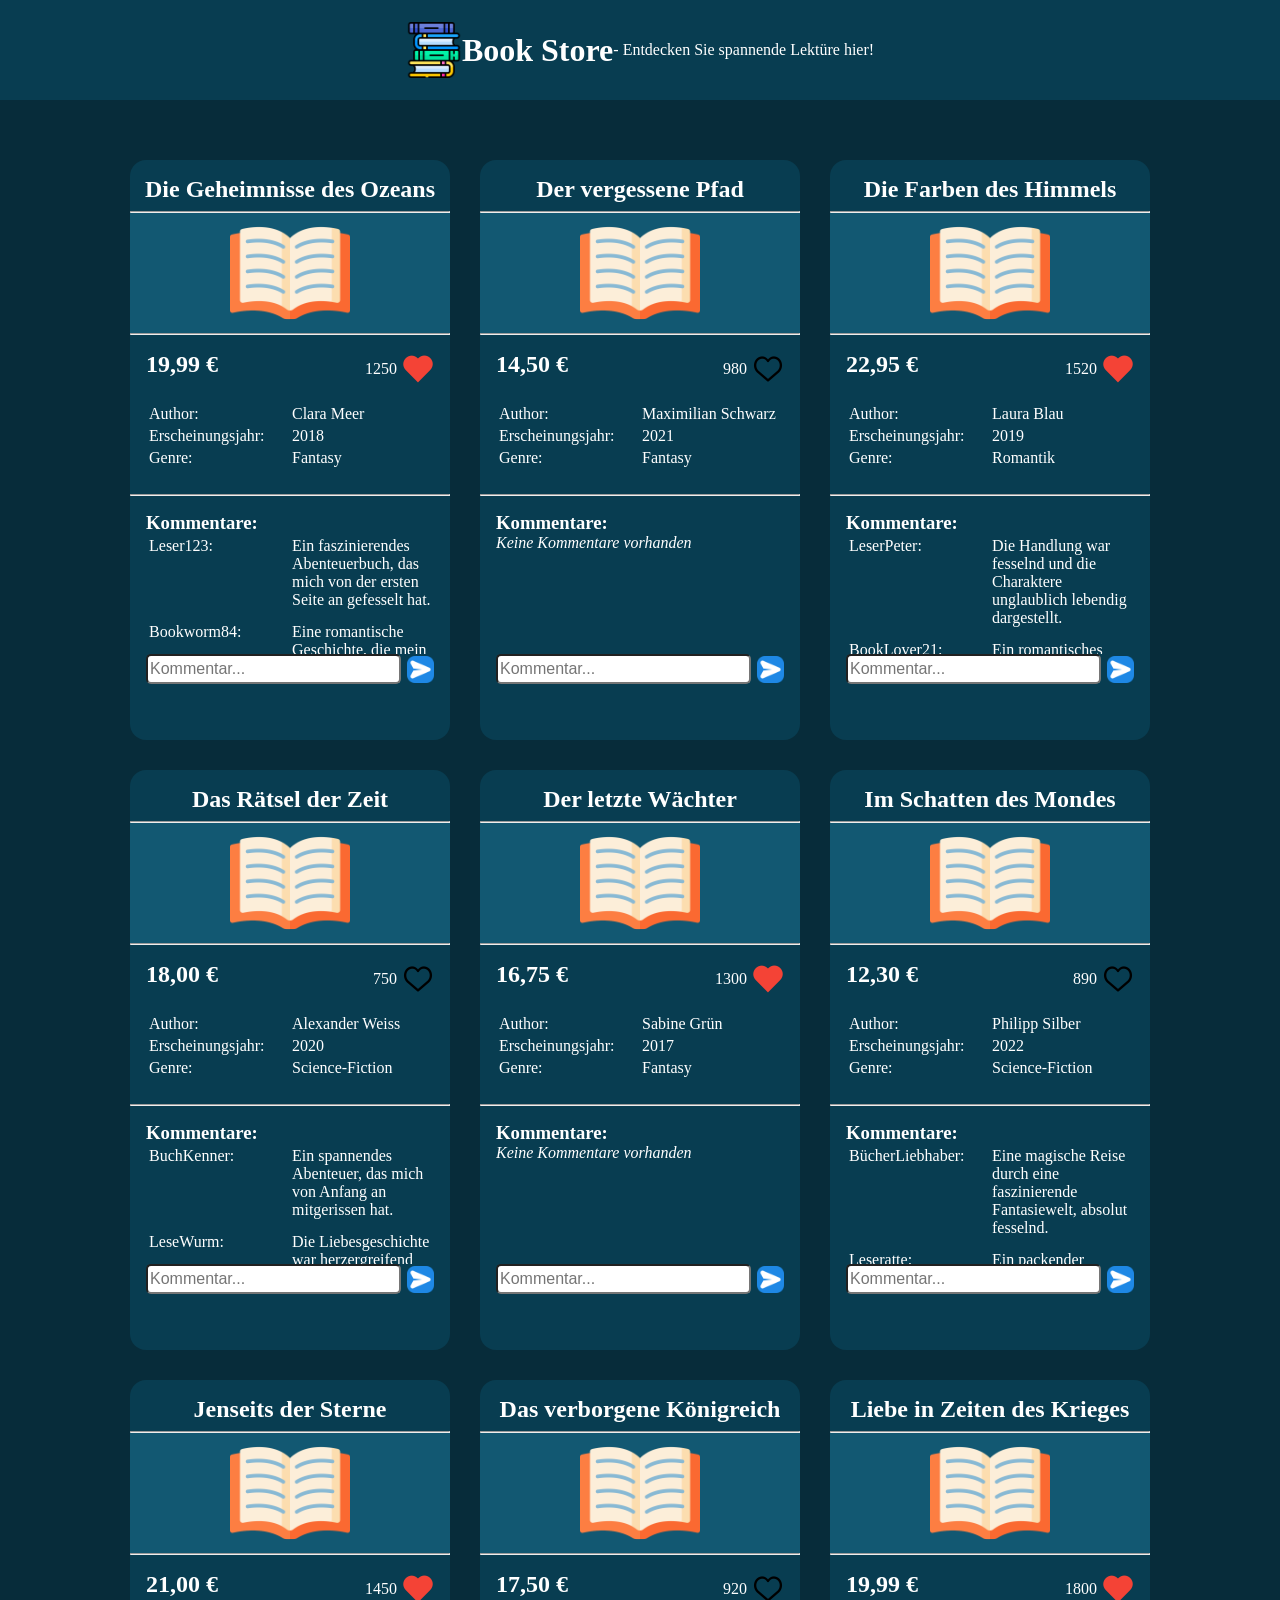
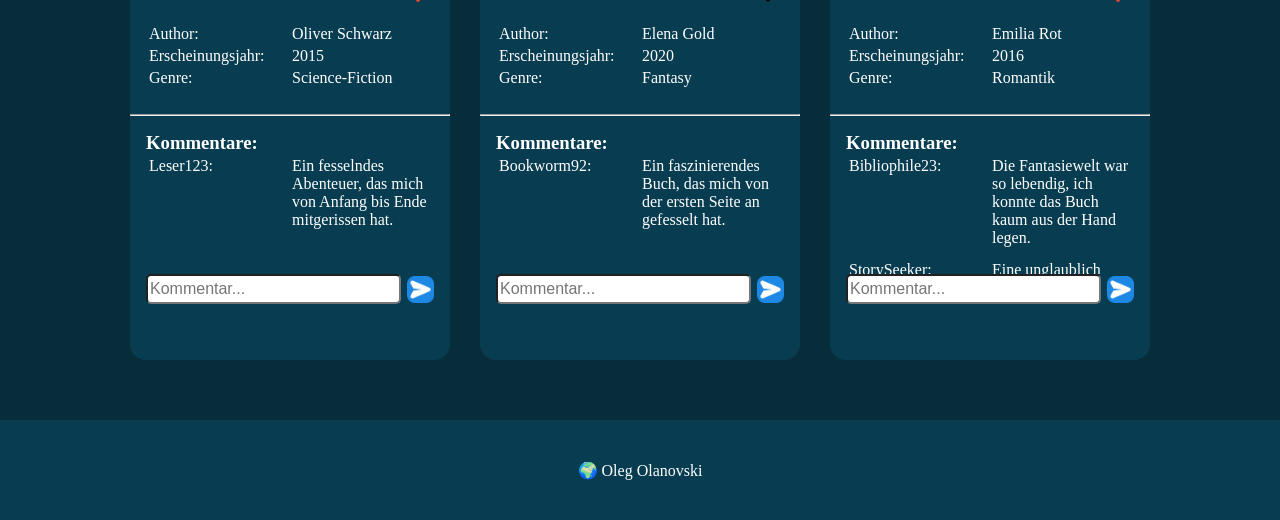
<file: index.html>
<!DOCTYPE html>
<html lang="de">

<head>
    <meta charset="UTF-8">
    <meta name="viewport" content="width=device-width, initial-scale=1.0">
    <title>Book Store</title>
    <link rel="stylesheet" href="./style.css">
    <script src="./script.js"></script>
    <link rel="icon" href="./img/books.png" type="image/icon type">
</head>

<body onload="init()">
    <header>
        <img class="header_img" src="./img/books.png">
        <h1>Book Store</h1>
        <p> - Entdecken Sie spannende Lektüre hier!</p>
    </header>
    <main>
        <div class="main_container" id="main_container">
            <div class="book_box">

            </div>

        </div>

    </main>

    <footer>
        <p>&#127757 Oleg Olanovski</p>
    </footer>
</body>

</html>
</file>
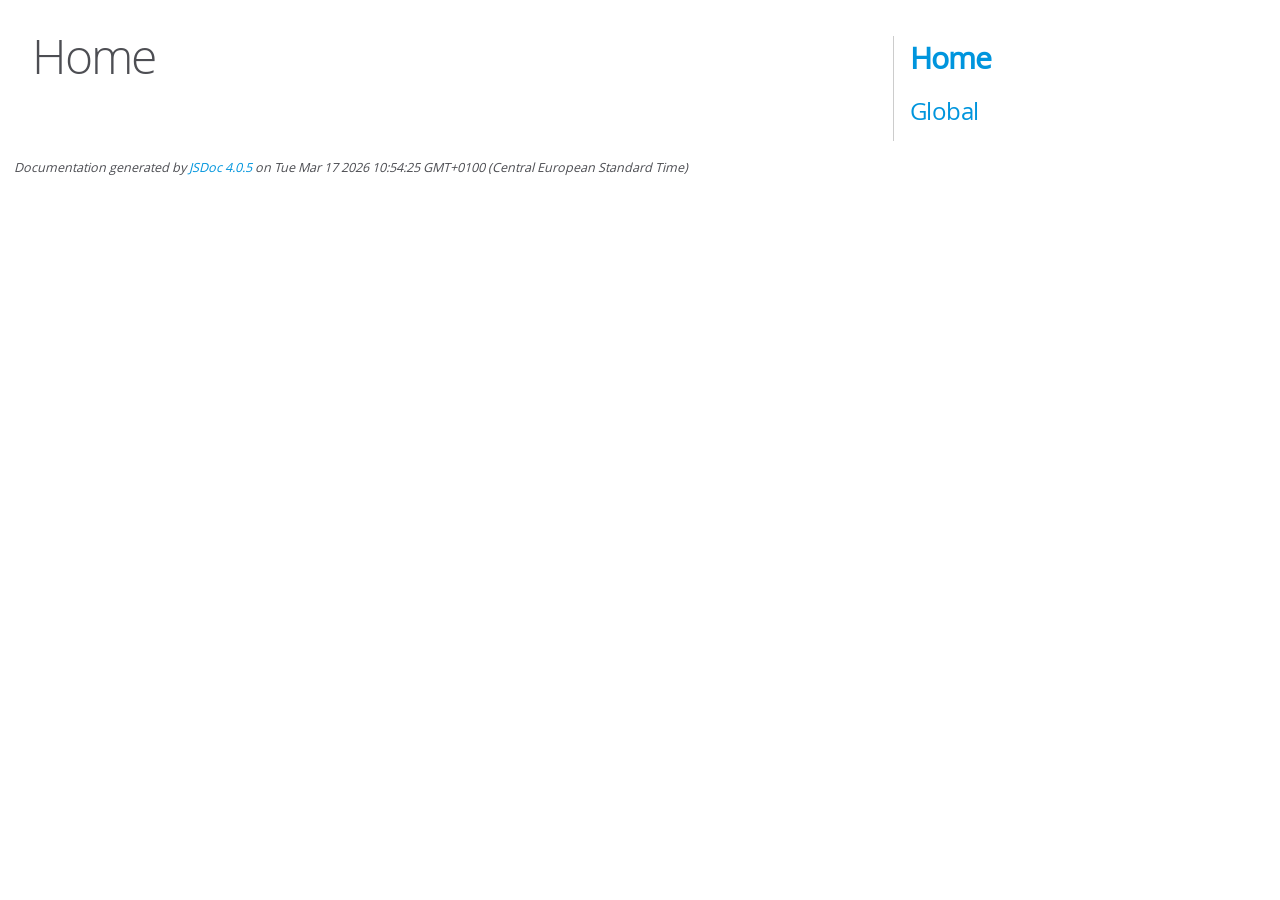
<file: out/index.html>
<!DOCTYPE html>
<html lang="en">
<head>
    <meta charset="utf-8">
    <title>JSDoc: Home</title>

    <script src="scripts/prettify/prettify.js"> </script>
    <script src="scripts/prettify/lang-css.js"> </script>
    <!--[if lt IE 9]>
      <script src="//html5shiv.googlecode.com/svn/trunk/html5.js"></script>
    <![endif]-->
    <link type="text/css" rel="stylesheet" href="styles/prettify-tomorrow.css">
    <link type="text/css" rel="stylesheet" href="styles/jsdoc-default.css">
</head>

<body>

<div id="main">

    <h1 class="page-title">Home</h1>

    



    


    <h3> </h3>










    









</div>

<nav>
    <h2><a href="index.html">Home</a></h2><h3><a href="global.html">Global</a></h3>
</nav>

<br class="clear">

<footer>
    Documentation generated by <a href="https://github.com/jsdoc/jsdoc">JSDoc 4.0.5</a> on Tue Mar 17 2026 10:54:25 GMT+0100 (Central European Standard Time)
</footer>

<script> prettyPrint(); </script>
<script src="scripts/linenumber.js"> </script>
</body>
</html>
</file>
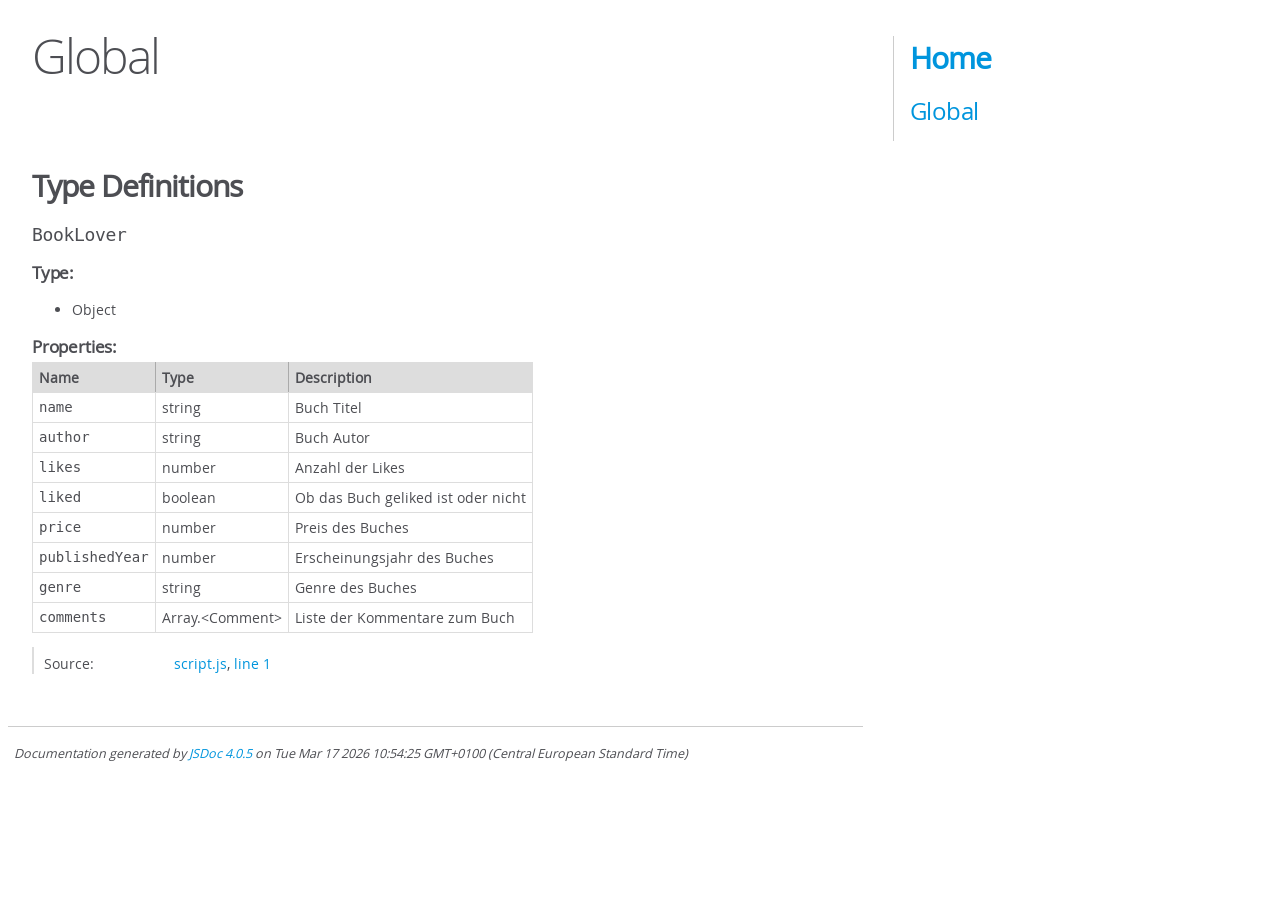
<file: out/global.html>
<!DOCTYPE html>
<html lang="en">
<head>
    <meta charset="utf-8">
    <title>JSDoc: Global</title>

    <script src="scripts/prettify/prettify.js"> </script>
    <script src="scripts/prettify/lang-css.js"> </script>
    <!--[if lt IE 9]>
      <script src="//html5shiv.googlecode.com/svn/trunk/html5.js"></script>
    <![endif]-->
    <link type="text/css" rel="stylesheet" href="styles/prettify-tomorrow.css">
    <link type="text/css" rel="stylesheet" href="styles/jsdoc-default.css">
</head>

<body>

<div id="main">

    <h1 class="page-title">Global</h1>

    




<section>

<header>
    
        <h2></h2>
        
    
</header>

<article>
    <div class="container-overview">
    
        

        


<dl class="details">

    

    

    

    

    

    

    

    

    

    

    

    

    

    

    

    
</dl>


        
    
    </div>

    

    

    

    

    

    

    

    

    
        <h3 class="subsection-title">Type Definitions</h3>

        
                
<h4 class="name" id="BookLover">BookLover</h4>






    <h5>Type:</h5>
    <ul>
        <li>
            
<span class="param-type">Object</span>


        </li>
    </ul>





    <h5 class="subsection-title">Properties:</h5>

    

<table class="props">
    <thead>
    <tr>
        
        <th>Name</th>
        

        <th>Type</th>

        

        

        <th class="last">Description</th>
    </tr>
    </thead>

    <tbody>
    

        <tr>
            
                <td class="name"><code>name</code></td>
            

            <td class="type">
            
                
<span class="param-type">string</span>


            
            </td>

            

            

            <td class="description last">Buch Titel</td>
        </tr>

    

        <tr>
            
                <td class="name"><code>author</code></td>
            

            <td class="type">
            
                
<span class="param-type">string</span>


            
            </td>

            

            

            <td class="description last">Buch Autor</td>
        </tr>

    

        <tr>
            
                <td class="name"><code>likes</code></td>
            

            <td class="type">
            
                
<span class="param-type">number</span>


            
            </td>

            

            

            <td class="description last">Anzahl der Likes</td>
        </tr>

    

        <tr>
            
                <td class="name"><code>liked</code></td>
            

            <td class="type">
            
                
<span class="param-type">boolean</span>


            
            </td>

            

            

            <td class="description last">Ob das Buch geliked ist oder nicht</td>
        </tr>

    

        <tr>
            
                <td class="name"><code>price</code></td>
            

            <td class="type">
            
                
<span class="param-type">number</span>


            
            </td>

            

            

            <td class="description last">Preis des Buches</td>
        </tr>

    

        <tr>
            
                <td class="name"><code>publishedYear</code></td>
            

            <td class="type">
            
                
<span class="param-type">number</span>


            
            </td>

            

            

            <td class="description last">Erscheinungsjahr des Buches</td>
        </tr>

    

        <tr>
            
                <td class="name"><code>genre</code></td>
            

            <td class="type">
            
                
<span class="param-type">string</span>


            
            </td>

            

            

            <td class="description last">Genre des Buches</td>
        </tr>

    

        <tr>
            
                <td class="name"><code>comments</code></td>
            

            <td class="type">
            
                
<span class="param-type">Array.&lt;Comment></span>


            
            </td>

            

            

            <td class="description last">Liste der Kommentare zum Buch</td>
        </tr>

    
    </tbody>
</table>




<dl class="details">

    

    

    

    

    

    

    

    

    

    

    

    

    
    <dt class="tag-source">Source:</dt>
    <dd class="tag-source"><ul class="dummy"><li>
        <a href="script.js.html">script.js</a>, <a href="script.js.html#line1">line 1</a>
    </li></ul></dd>
    

    

    

    
</dl>






            
    

    
</article>

</section>




</div>

<nav>
    <h2><a href="index.html">Home</a></h2><h3><a href="global.html">Global</a></h3>
</nav>

<br class="clear">

<footer>
    Documentation generated by <a href="https://github.com/jsdoc/jsdoc">JSDoc 4.0.5</a> on Tue Mar 17 2026 10:54:25 GMT+0100 (Central European Standard Time)
</footer>

<script> prettyPrint(); </script>
<script src="scripts/linenumber.js"> </script>
</body>
</html>
</file>
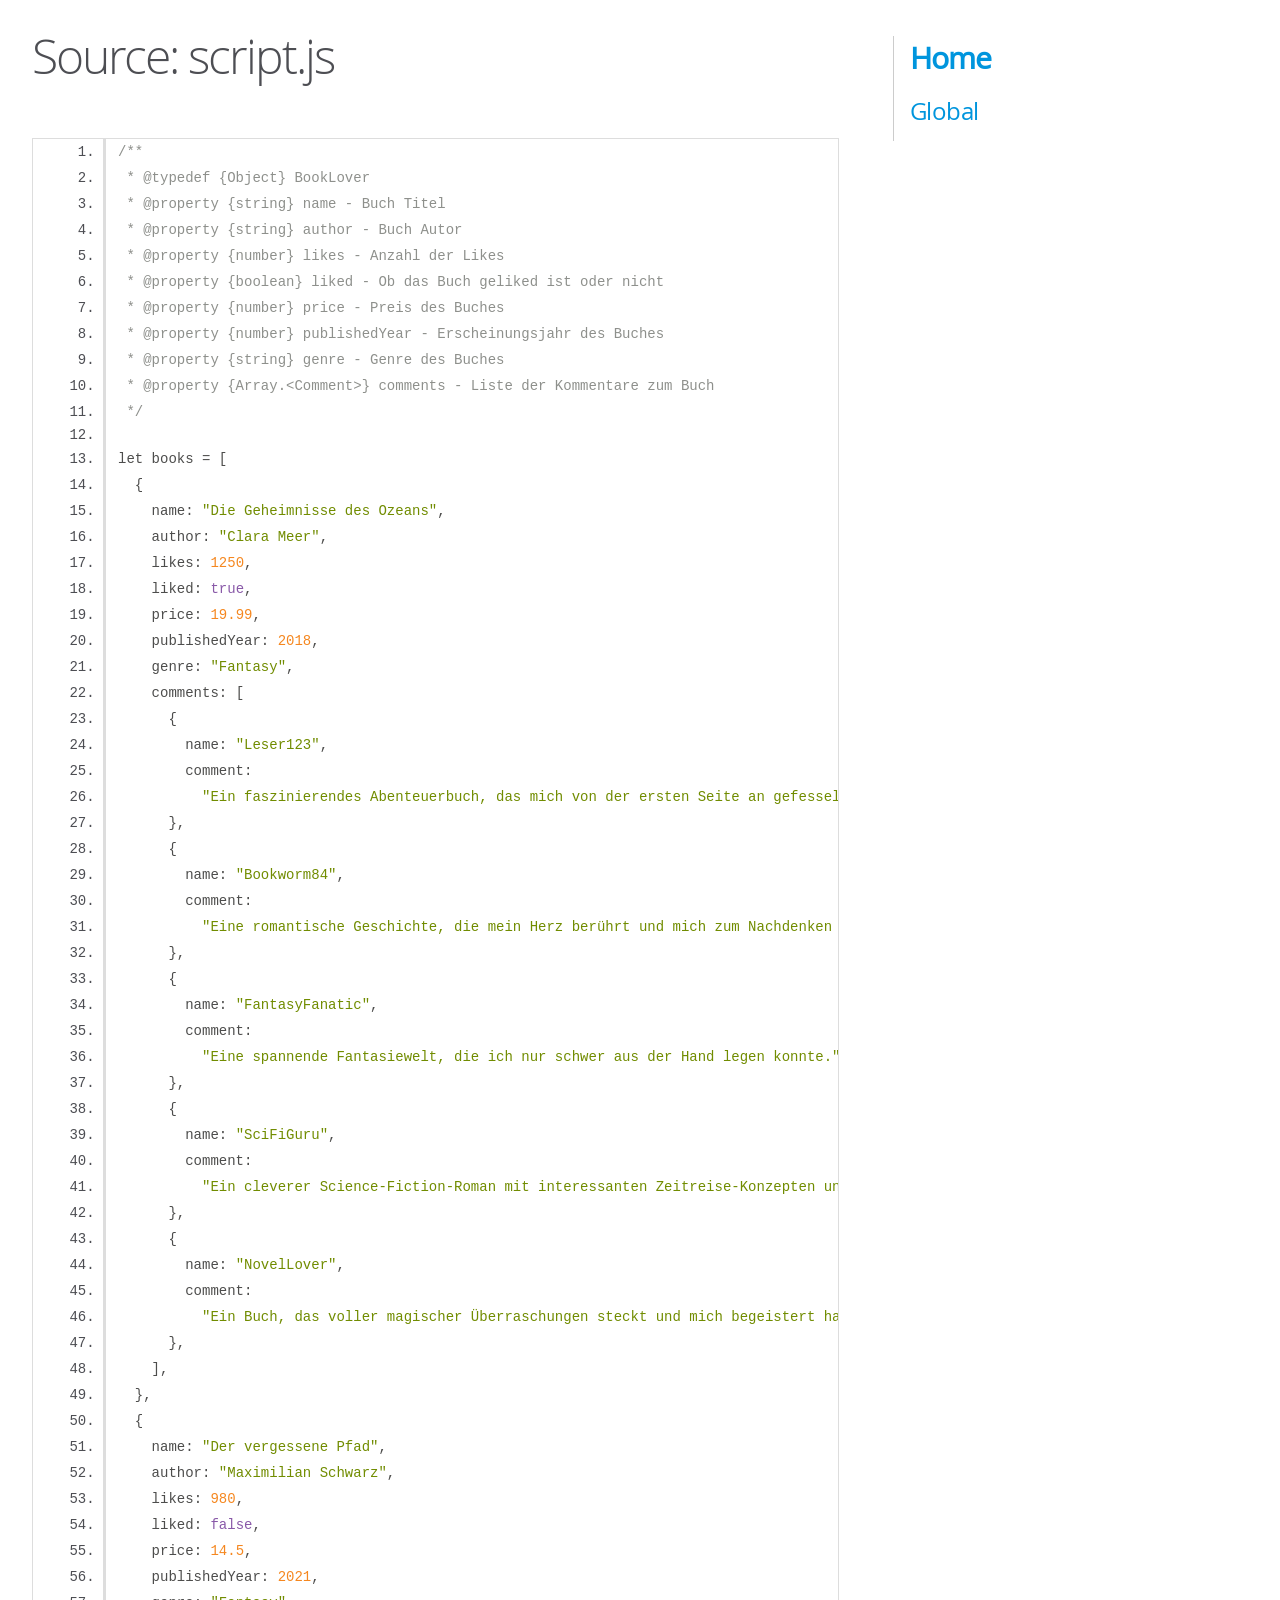
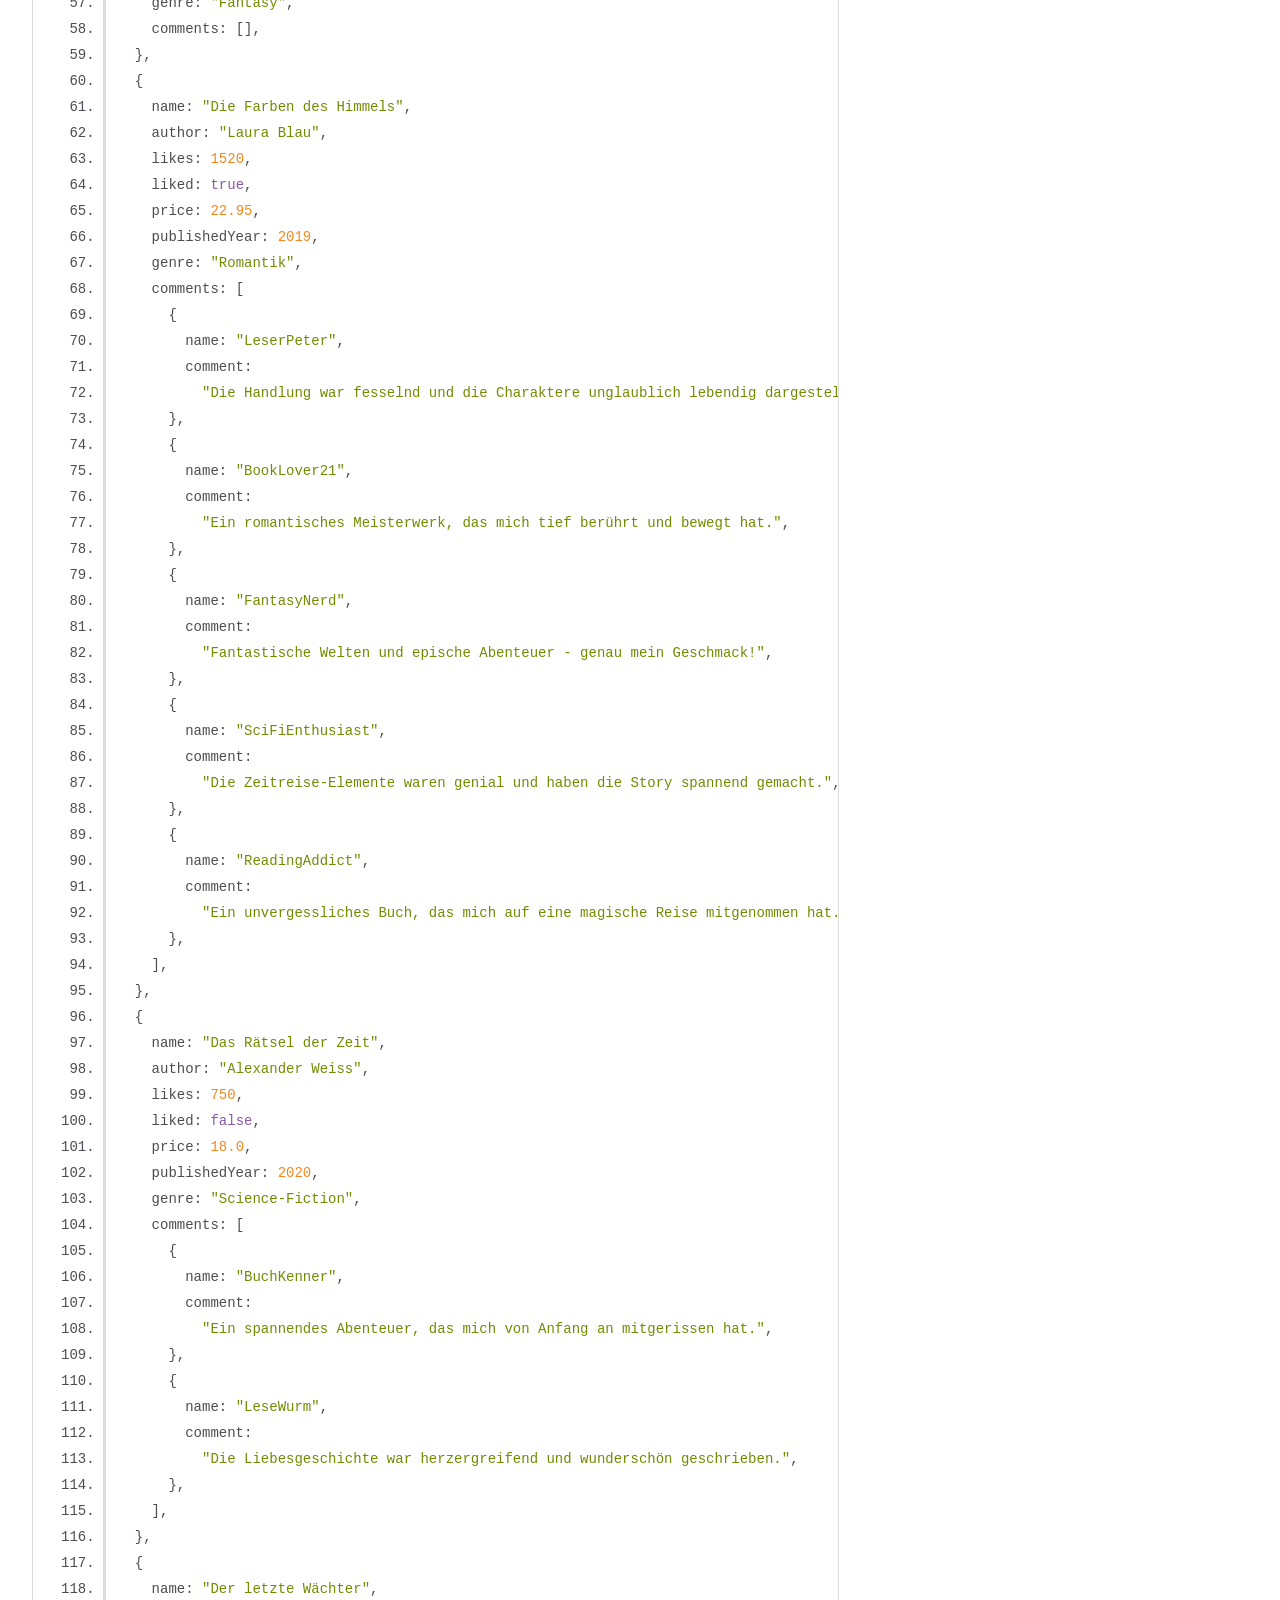
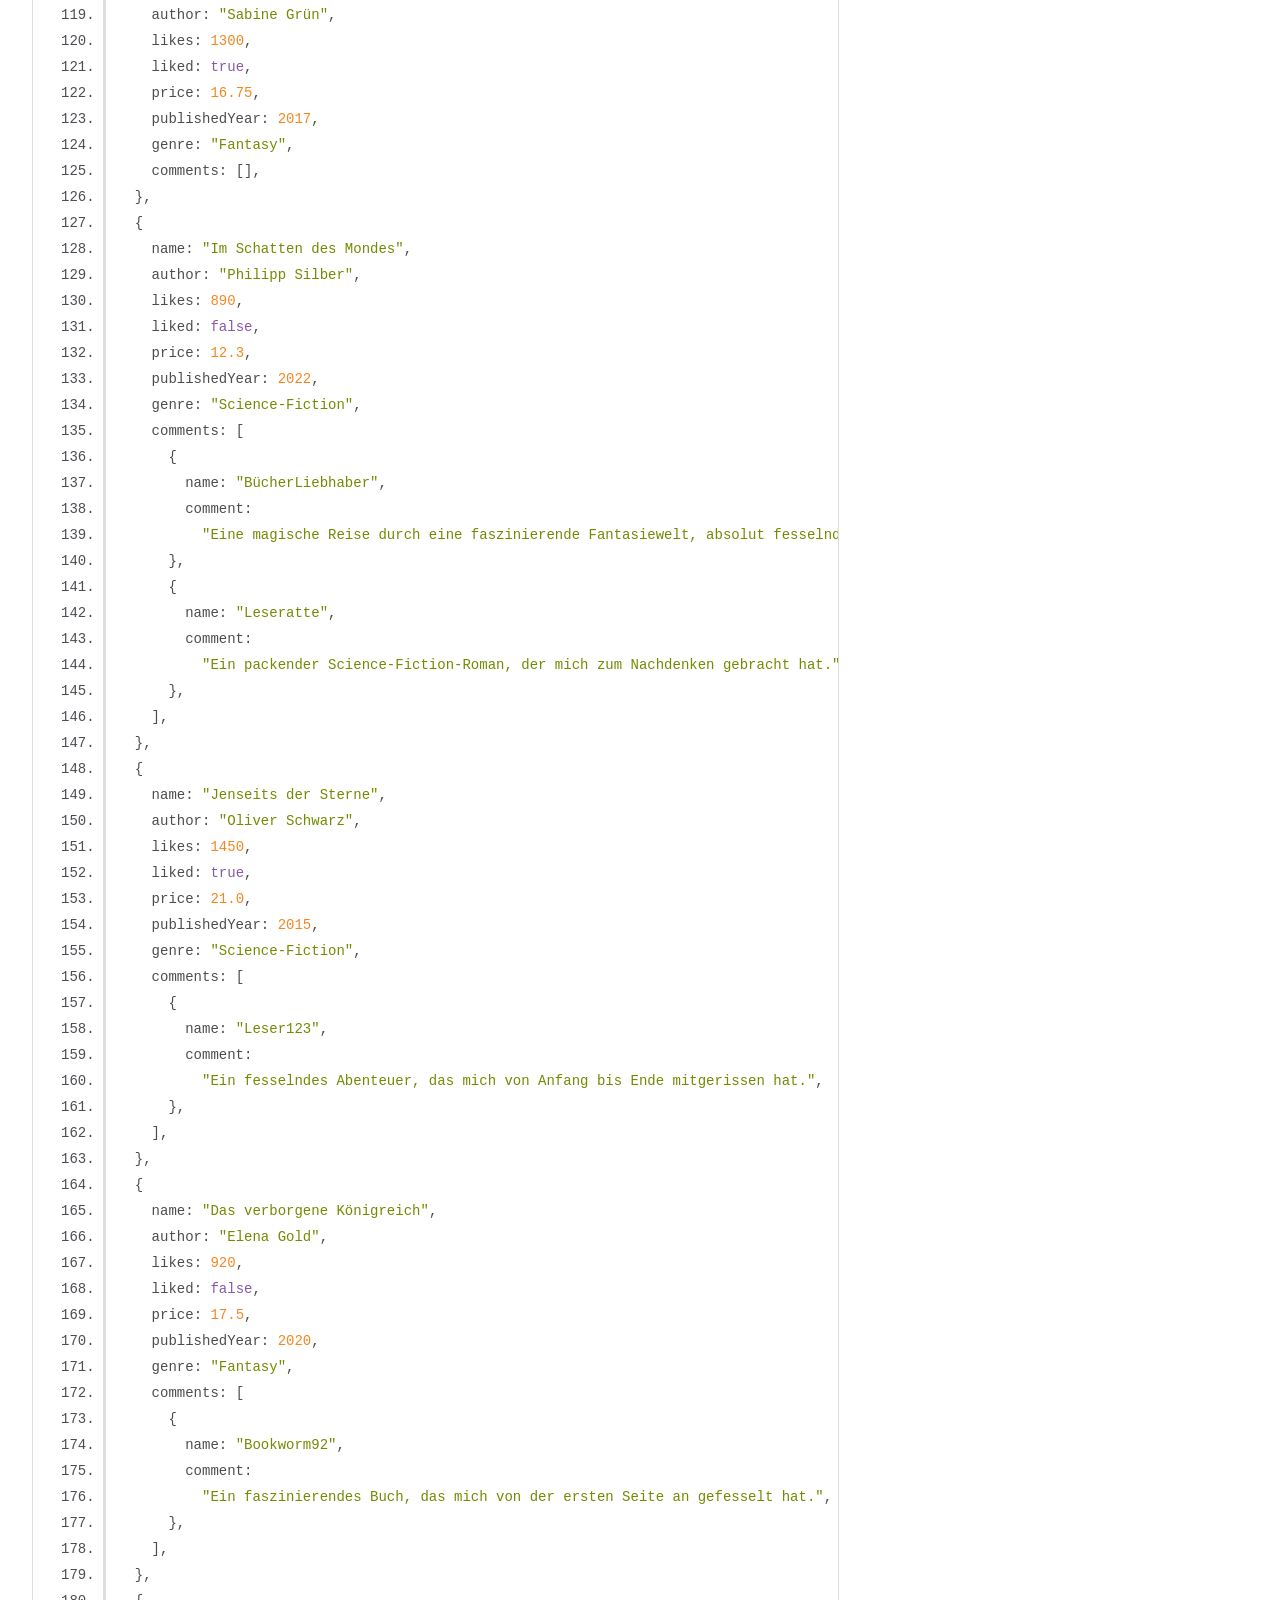
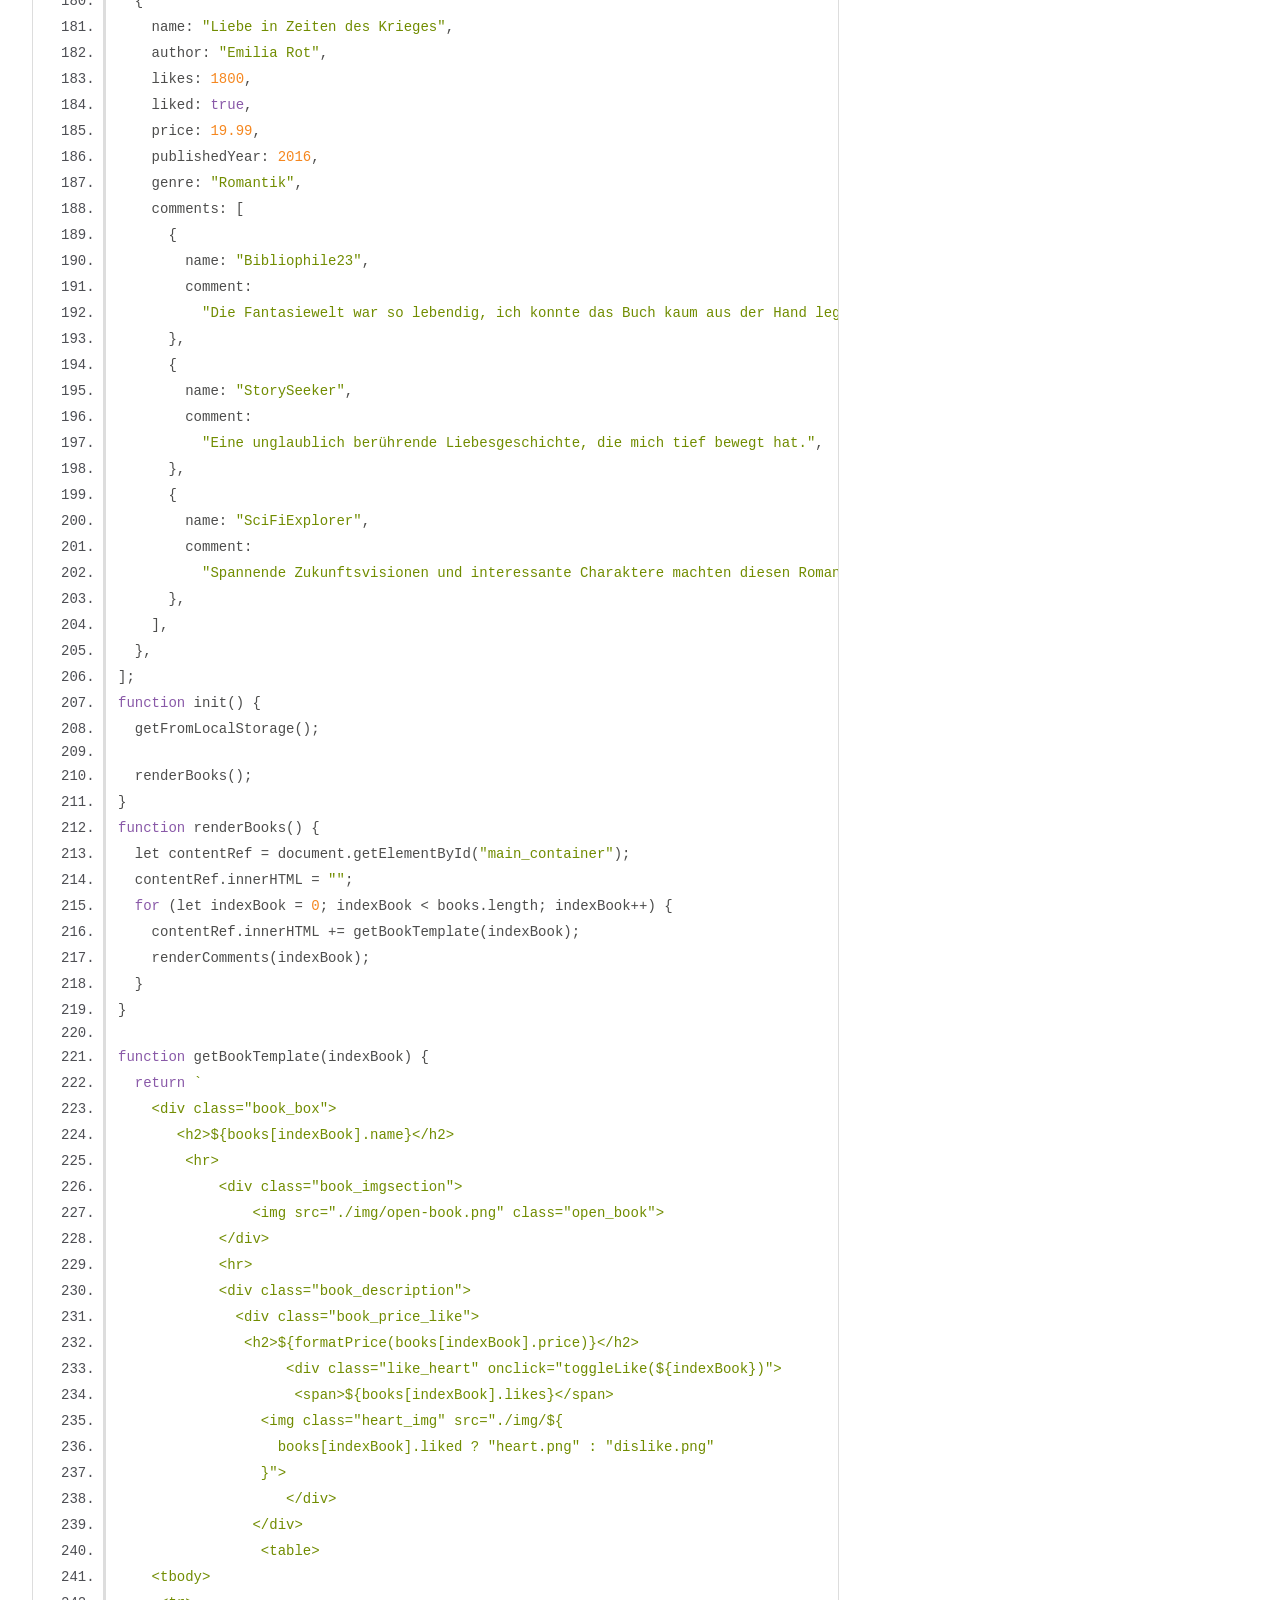
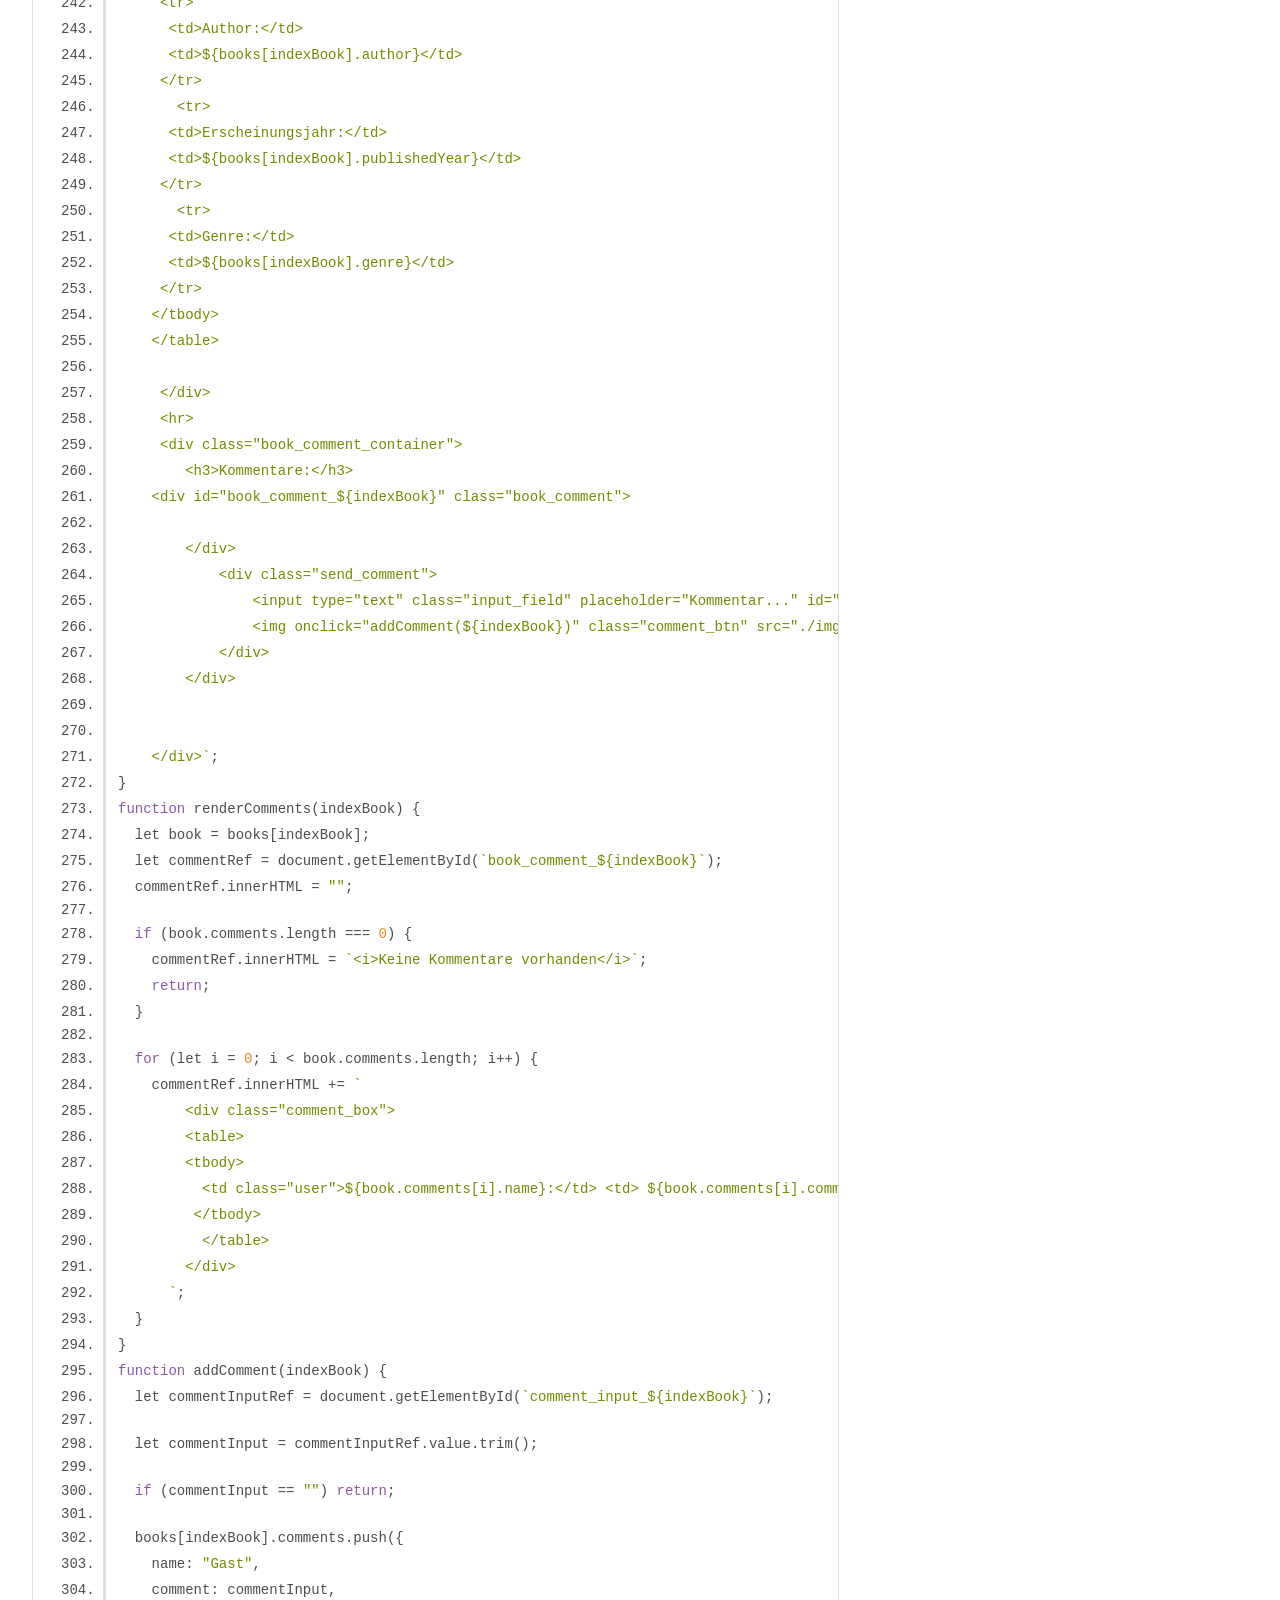
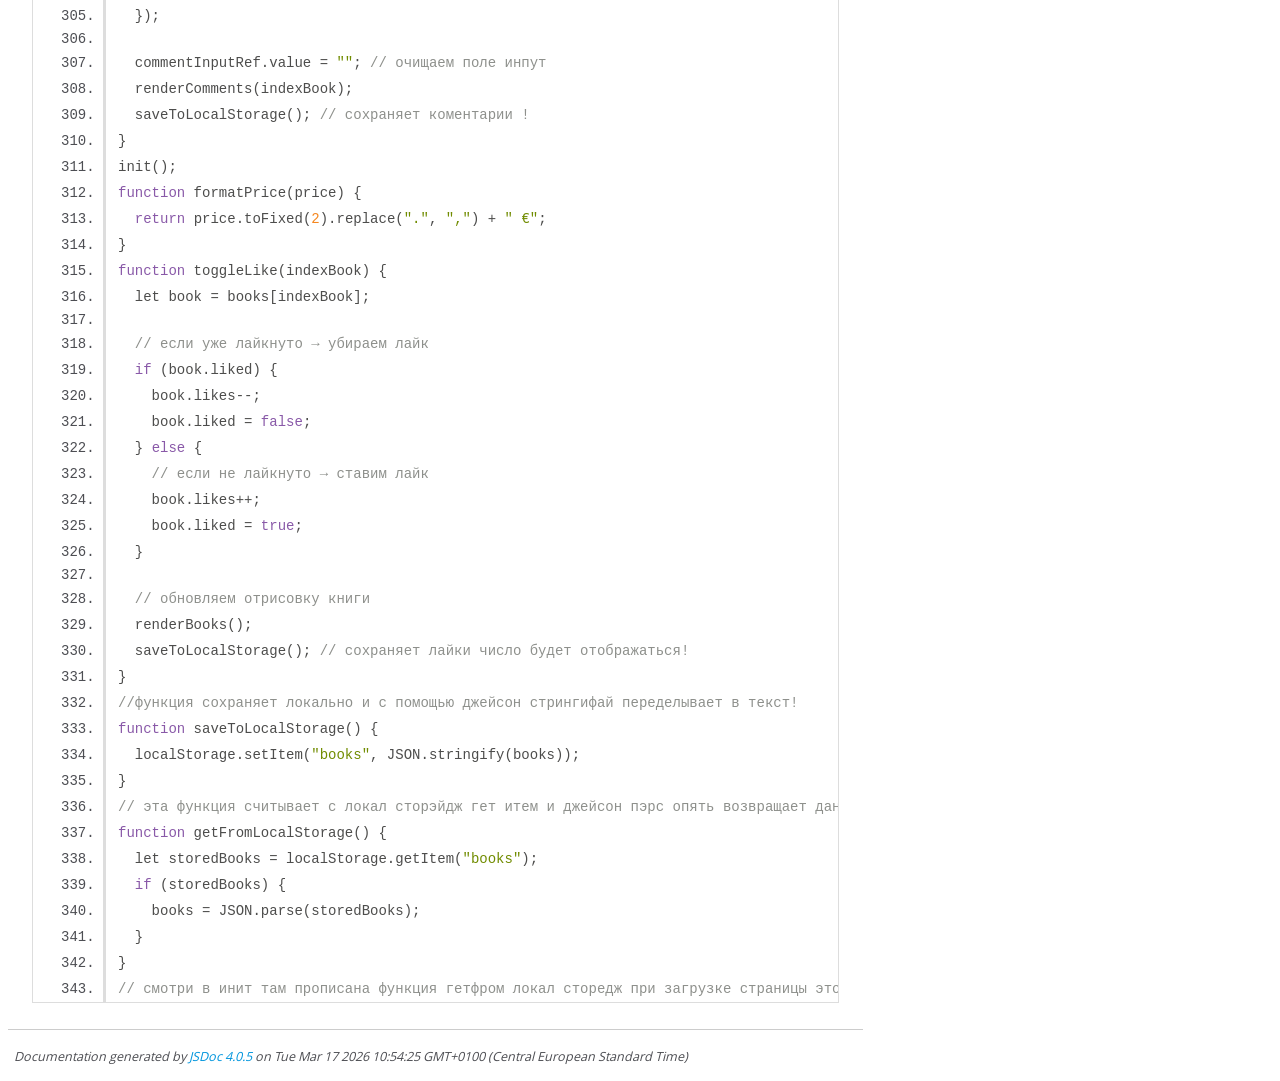
<file: out/script.js.html>
<!DOCTYPE html>
<html lang="en">
<head>
    <meta charset="utf-8">
    <title>JSDoc: Source: script.js</title>

    <script src="scripts/prettify/prettify.js"> </script>
    <script src="scripts/prettify/lang-css.js"> </script>
    <!--[if lt IE 9]>
      <script src="//html5shiv.googlecode.com/svn/trunk/html5.js"></script>
    <![endif]-->
    <link type="text/css" rel="stylesheet" href="styles/prettify-tomorrow.css">
    <link type="text/css" rel="stylesheet" href="styles/jsdoc-default.css">
</head>

<body>

<div id="main">

    <h1 class="page-title">Source: script.js</h1>

    



    
    <section>
        <article>
            <pre class="prettyprint source linenums"><code>/**
 * @typedef {Object} BookLover
 * @property {string} name - Buch Titel
 * @property {string} author - Buch Autor
 * @property {number} likes - Anzahl der Likes
 * @property {boolean} liked - Ob das Buch geliked ist oder nicht
 * @property {number} price - Preis des Buches
 * @property {number} publishedYear - Erscheinungsjahr des Buches
 * @property {string} genre - Genre des Buches
 * @property {Array.&lt;Comment>} comments - Liste der Kommentare zum Buch
 */

let books = [
  {
    name: "Die Geheimnisse des Ozeans",
    author: "Clara Meer",
    likes: 1250,
    liked: true,
    price: 19.99,
    publishedYear: 2018,
    genre: "Fantasy",
    comments: [
      {
        name: "Leser123",
        comment:
          "Ein faszinierendes Abenteuerbuch, das mich von der ersten Seite an gefesselt hat.",
      },
      {
        name: "Bookworm84",
        comment:
          "Eine romantische Geschichte, die mein Herz berührt und mich zum Nachdenken gebracht hat.",
      },
      {
        name: "FantasyFanatic",
        comment:
          "Eine spannende Fantasiewelt, die ich nur schwer aus der Hand legen konnte.",
      },
      {
        name: "SciFiGuru",
        comment:
          "Ein cleverer Science-Fiction-Roman mit interessanten Zeitreise-Konzepten und Charakteren.",
      },
      {
        name: "NovelLover",
        comment:
          "Ein Buch, das voller magischer Überraschungen steckt und mich begeistert hat.",
      },
    ],
  },
  {
    name: "Der vergessene Pfad",
    author: "Maximilian Schwarz",
    likes: 980,
    liked: false,
    price: 14.5,
    publishedYear: 2021,
    genre: "Fantasy",
    comments: [],
  },
  {
    name: "Die Farben des Himmels",
    author: "Laura Blau",
    likes: 1520,
    liked: true,
    price: 22.95,
    publishedYear: 2019,
    genre: "Romantik",
    comments: [
      {
        name: "LeserPeter",
        comment:
          "Die Handlung war fesselnd und die Charaktere unglaublich lebendig dargestellt.",
      },
      {
        name: "BookLover21",
        comment:
          "Ein romantisches Meisterwerk, das mich tief berührt und bewegt hat.",
      },
      {
        name: "FantasyNerd",
        comment:
          "Fantastische Welten und epische Abenteuer - genau mein Geschmack!",
      },
      {
        name: "SciFiEnthusiast",
        comment:
          "Die Zeitreise-Elemente waren genial und haben die Story spannend gemacht.",
      },
      {
        name: "ReadingAddict",
        comment:
          "Ein unvergessliches Buch, das mich auf eine magische Reise mitgenommen hat.",
      },
    ],
  },
  {
    name: "Das Rätsel der Zeit",
    author: "Alexander Weiss",
    likes: 750,
    liked: false,
    price: 18.0,
    publishedYear: 2020,
    genre: "Science-Fiction",
    comments: [
      {
        name: "BuchKenner",
        comment:
          "Ein spannendes Abenteuer, das mich von Anfang an mitgerissen hat.",
      },
      {
        name: "LeseWurm",
        comment:
          "Die Liebesgeschichte war herzergreifend und wunderschön geschrieben.",
      },
    ],
  },
  {
    name: "Der letzte Wächter",
    author: "Sabine Grün",
    likes: 1300,
    liked: true,
    price: 16.75,
    publishedYear: 2017,
    genre: "Fantasy",
    comments: [],
  },
  {
    name: "Im Schatten des Mondes",
    author: "Philipp Silber",
    likes: 890,
    liked: false,
    price: 12.3,
    publishedYear: 2022,
    genre: "Science-Fiction",
    comments: [
      {
        name: "BücherLiebhaber",
        comment:
          "Eine magische Reise durch eine faszinierende Fantasiewelt, absolut fesselnd.",
      },
      {
        name: "Leseratte",
        comment:
          "Ein packender Science-Fiction-Roman, der mich zum Nachdenken gebracht hat.",
      },
    ],
  },
  {
    name: "Jenseits der Sterne",
    author: "Oliver Schwarz",
    likes: 1450,
    liked: true,
    price: 21.0,
    publishedYear: 2015,
    genre: "Science-Fiction",
    comments: [
      {
        name: "Leser123",
        comment:
          "Ein fesselndes Abenteuer, das mich von Anfang bis Ende mitgerissen hat.",
      },
    ],
  },
  {
    name: "Das verborgene Königreich",
    author: "Elena Gold",
    likes: 920,
    liked: false,
    price: 17.5,
    publishedYear: 2020,
    genre: "Fantasy",
    comments: [
      {
        name: "Bookworm92",
        comment:
          "Ein faszinierendes Buch, das mich von der ersten Seite an gefesselt hat.",
      },
    ],
  },
  {
    name: "Liebe in Zeiten des Krieges",
    author: "Emilia Rot",
    likes: 1800,
    liked: true,
    price: 19.99,
    publishedYear: 2016,
    genre: "Romantik",
    comments: [
      {
        name: "Bibliophile23",
        comment:
          "Die Fantasiewelt war so lebendig, ich konnte das Buch kaum aus der Hand legen.",
      },
      {
        name: "StorySeeker",
        comment:
          "Eine unglaublich berührende Liebesgeschichte, die mich tief bewegt hat.",
      },
      {
        name: "SciFiExplorer",
        comment:
          "Spannende Zukunftsvisionen und interessante Charaktere machten diesen Roman einzigartig.",
      },
    ],
  },
];
function init() {
  getFromLocalStorage();

  renderBooks();
}
function renderBooks() {
  let contentRef = document.getElementById("main_container");
  contentRef.innerHTML = "";
  for (let indexBook = 0; indexBook &lt; books.length; indexBook++) {
    contentRef.innerHTML += getBookTemplate(indexBook);
    renderComments(indexBook);
  }
}

function getBookTemplate(indexBook) {
  return `
    &lt;div class="book_box">
       &lt;h2>${books[indexBook].name}&lt;/h2> 
        &lt;hr>
            &lt;div class="book_imgsection">
                &lt;img src="./img/open-book.png" class="open_book">
            &lt;/div>
            &lt;hr>
            &lt;div class="book_description">
              &lt;div class="book_price_like">
               &lt;h2>${formatPrice(books[indexBook].price)}&lt;/h2>
                    &lt;div class="like_heart" onclick="toggleLike(${indexBook})">
                     &lt;span>${books[indexBook].likes}&lt;/span>
                 &lt;img class="heart_img" src="./img/${
                   books[indexBook].liked ? "heart.png" : "dislike.png"
                 }">
                    &lt;/div>
                &lt;/div>
                 &lt;table>
    &lt;tbody>
     &lt;tr>
      &lt;td>Author:&lt;/td>
      &lt;td>${books[indexBook].author}&lt;/td>
     &lt;/tr>
       &lt;tr>
      &lt;td>Erscheinungsjahr:&lt;/td>
      &lt;td>${books[indexBook].publishedYear}&lt;/td>
     &lt;/tr>
       &lt;tr>
      &lt;td>Genre:&lt;/td>
      &lt;td>${books[indexBook].genre}&lt;/td>
     &lt;/tr>
    &lt;/tbody>
    &lt;/table>  
          
     &lt;/div>
     &lt;hr>
     &lt;div class="book_comment_container">
        &lt;h3>Kommentare:&lt;/h3>
    &lt;div id="book_comment_${indexBook}" class="book_comment">
      
        &lt;/div>
            &lt;div class="send_comment">
                &lt;input type="text" class="input_field" placeholder="Kommentar..." id="comment_input_${indexBook}">
                &lt;img onclick="addComment(${indexBook})" class="comment_btn" src="./img/paper-plane_9449259.png" alt="senden">
            &lt;/div>
        &lt;/div>
   
   
    &lt;/div>`;
}
function renderComments(indexBook) {
  let book = books[indexBook];
  let commentRef = document.getElementById(`book_comment_${indexBook}`);
  commentRef.innerHTML = "";

  if (book.comments.length === 0) {
    commentRef.innerHTML = `&lt;i>Keine Kommentare vorhanden&lt;/i>`;
    return;
  }

  for (let i = 0; i &lt; book.comments.length; i++) {
    commentRef.innerHTML += `
        &lt;div class="comment_box">
        &lt;table>
        &lt;tbody>
          &lt;td class="user">${book.comments[i].name}:&lt;/td> &lt;td> ${book.comments[i].comment}&lt;/td>
         &lt;/tbody>         
          &lt;/table>
        &lt;/div>
      `;
  }
}
function addComment(indexBook) {
  let commentInputRef = document.getElementById(`comment_input_${indexBook}`);

  let commentInput = commentInputRef.value.trim();

  if (commentInput == "") return;

  books[indexBook].comments.push({
    name: "Gast",
    comment: commentInput,
  });

  commentInputRef.value = ""; // очищаем поле инпут
  renderComments(indexBook);
  saveToLocalStorage(); // сохраняет коментарии !
}
init();
function formatPrice(price) {
  return price.toFixed(2).replace(".", ",") + " €";
}
function toggleLike(indexBook) {
  let book = books[indexBook];

  // если уже лайкнуто → убираем лайк
  if (book.liked) {
    book.likes--;
    book.liked = false;
  } else {
    // если не лайкнуто → ставим лайк
    book.likes++;
    book.liked = true;
  }

  // обновляем отрисовку книги
  renderBooks();
  saveToLocalStorage(); // сохраняет лайки число будет отображаться!
}
//функция сохраняет локально и с помощью джейсон стрингифай переделывает в текст!
function saveToLocalStorage() {
  localStorage.setItem("books", JSON.stringify(books));
}
// эта функция считывает с локал сторэйдж гет итем и джейсон пэрс опять возвращает данные в исодный вид тоесть массив!
function getFromLocalStorage() {
  let storedBooks = localStorage.getItem("books");
  if (storedBooks) {
    books = JSON.parse(storedBooks);
  }
}
// смотри в инит там прописана функция гетфром локал сторедж при загрузке страницы это для считывания уже сохраненых данных!
</code></pre>
        </article>
    </section>




</div>

<nav>
    <h2><a href="index.html">Home</a></h2><h3><a href="global.html">Global</a></h3>
</nav>

<br class="clear">

<footer>
    Documentation generated by <a href="https://github.com/jsdoc/jsdoc">JSDoc 4.0.5</a> on Tue Mar 17 2026 10:54:25 GMT+0100 (Central European Standard Time)
</footer>

<script> prettyPrint(); </script>
<script src="scripts/linenumber.js"> </script>
</body>
</html>
</file>
<file: style.css>
* {
  box-sizing: border-box;
  margin: 0;
  scroll-behavior: smooth;
  color: white;
}
body {
  min-height: 100vh;
  display: flex;
  flex-direction: column;
  background-color: rgb(7, 44, 58);
}
main {
  padding: 60px;
}
header {
  display: flex;
  justify-content: center;
  align-items: center;
  height: 100px;
  background-color: #083d51;
}
.header_img {
  height: 56px;
  width: auto;
}
.book_box {
  background-color: #083d51;
  height: 580px;
  width: 320px;
  padding: 16px 0;
  border-radius: 16px;
}
h2 {
  text-align: center;
  padding-bottom: 8px;
}
.book_imgsection {
  display: flex;
  justify-content: center;
  align-items: center;
  background-color: #125872;
}
.open_book {
  height: 120px;
}
.main_container {
  display: flex;
  flex-wrap: wrap;
  justify-content: center;
  gap: 30px;
}
.book_description {
  padding: 16px;
}
.book_price_like {
  display: flex;
  justify-content: space-between;
  align-items: center;
  padding-bottom: 16px;
}
.like_heart {
  display: flex;
  align-items: center;
  gap: 5px;
}
.heart_img {
  height: 32px;
  cursor: pointer;
}
table {
  padding-bottom: 8px;
  width: 100%;
}
td {
  width: 50%;
}
.book_comment_container {
  padding: 16px;
}
.book_comment {
  height: 120px;
  overflow: auto;
  font-size: 16px;
}
.user {
  display: flex;
}
.comment_btn {
  height: 27px;
  cursor: pointer;
  margin-left: 6px;
}
.send_comment {
  display: flex;
  align-items: center;
  justify-content: center;
}
input {
  color: black;
  height: 30px;
  border-radius: 5px;
  font-size: 16px;
}
.input_field {
  width: 90%;
}
footer {
  display: flex;
  justify-content: center;
  align-items: center;
  height: 100px;
  background-color: #083d51;
}
</file>
<file: out/styles/prettify-tomorrow.css>
/* Tomorrow Theme */
/* Original theme - https://github.com/chriskempson/tomorrow-theme */
/* Pretty printing styles. Used with prettify.js. */
/* SPAN elements with the classes below are added by prettyprint. */
/* plain text */
.pln {
  color: #4d4d4c; }

@media screen {
  /* string content */
  .str {
    color: #718c00; }

  /* a keyword */
  .kwd {
    color: #8959a8; }

  /* a comment */
  .com {
    color: #8e908c; }

  /* a type name */
  .typ {
    color: #4271ae; }

  /* a literal value */
  .lit {
    color: #f5871f; }

  /* punctuation */
  .pun {
    color: #4d4d4c; }

  /* lisp open bracket */
  .opn {
    color: #4d4d4c; }

  /* lisp close bracket */
  .clo {
    color: #4d4d4c; }

  /* a markup tag name */
  .tag {
    color: #c82829; }

  /* a markup attribute name */
  .atn {
    color: #f5871f; }

  /* a markup attribute value */
  .atv {
    color: #3e999f; }

  /* a declaration */
  .dec {
    color: #f5871f; }

  /* a variable name */
  .var {
    color: #c82829; }

  /* a function name */
  .fun {
    color: #4271ae; } }
/* Use higher contrast and text-weight for printable form. */
@media print, projection {
  .str {
    color: #060; }

  .kwd {
    color: #006;
    font-weight: bold; }

  .com {
    color: #600;
    font-style: italic; }

  .typ {
    color: #404;
    font-weight: bold; }

  .lit {
    color: #044; }

  .pun, .opn, .clo {
    color: #440; }

  .tag {
    color: #006;
    font-weight: bold; }

  .atn {
    color: #404; }

  .atv {
    color: #060; } }
/* Style */
/*
pre.prettyprint {
  background: white;
  font-family: Consolas, Monaco, 'Andale Mono', monospace;
  font-size: 12px;
  line-height: 1.5;
  border: 1px solid #ccc;
  padding: 10px; }
*/

/* Specify class=linenums on a pre to get line numbering */
ol.linenums {
  margin-top: 0;
  margin-bottom: 0; }

/* IE indents via margin-left */
li.L0,
li.L1,
li.L2,
li.L3,
li.L4,
li.L5,
li.L6,
li.L7,
li.L8,
li.L9 {
  /* */ }

/* Alternate shading for lines */
li.L1,
li.L3,
li.L5,
li.L7,
li.L9 {
  /* */ }
</file>
<file: out/styles/jsdoc-default.css>
@font-face {
    font-family: 'Open Sans';
    font-weight: normal;
    font-style: normal;
    src: url('../fonts/OpenSans-Regular-webfont.eot');
    src:
        local('Open Sans'),
        local('OpenSans'),
        url('../fonts/OpenSans-Regular-webfont.eot?#iefix') format('embedded-opentype'),
        url('../fonts/OpenSans-Regular-webfont.woff') format('woff'),
        url('../fonts/OpenSans-Regular-webfont.svg#open_sansregular') format('svg');
}

@font-face {
    font-family: 'Open Sans Light';
    font-weight: normal;
    font-style: normal;
    src: url('../fonts/OpenSans-Light-webfont.eot');
    src:
        local('Open Sans Light'),
        local('OpenSans Light'),
        url('../fonts/OpenSans-Light-webfont.eot?#iefix') format('embedded-opentype'),
        url('../fonts/OpenSans-Light-webfont.woff') format('woff'),
        url('../fonts/OpenSans-Light-webfont.svg#open_sanslight') format('svg');
}

html
{
    overflow: auto;
    background-color: #fff;
    font-size: 14px;
}

body
{
    font-family: 'Open Sans', sans-serif;
    line-height: 1.5;
    color: #4d4e53;
    background-color: white;
}

a, a:visited, a:active {
    color: #0095dd;
    text-decoration: none;
}

a:hover {
    text-decoration: underline;
}

header
{
    display: block;
    padding: 0px 4px;
}

tt, code, kbd, samp {
    font-family: Consolas, Monaco, 'Andale Mono', monospace;
}

.class-description {
    font-size: 130%;
    line-height: 140%;
    margin-bottom: 1em;
    margin-top: 1em;
}

.class-description:empty {
    margin: 0;
}

#main {
    float: left;
    width: 70%;
}

article dl {
    margin-bottom: 40px;
}

article img {
  max-width: 100%;
}

section
{
    display: block;
    background-color: #fff;
    padding: 12px 24px;
    border-bottom: 1px solid #ccc;
    margin-right: 30px;
}

.variation {
    display: none;
}

.signature-attributes {
    font-size: 60%;
    color: #aaa;
    font-style: italic;
    font-weight: lighter;
}

nav
{
    display: block;
    float: right;
    margin-top: 28px;
    width: 30%;
    box-sizing: border-box;
    border-left: 1px solid #ccc;
    padding-left: 16px;
}

nav ul {
    font-family: 'Lucida Grande', 'Lucida Sans Unicode', arial, sans-serif;
    font-size: 100%;
    line-height: 17px;
    padding: 0;
    margin: 0;
    list-style-type: none;
}

nav ul a, nav ul a:visited, nav ul a:active {
    font-family: Consolas, Monaco, 'Andale Mono', monospace;
    line-height: 18px;
    color: #4D4E53;
}

nav h3 {
    margin-top: 12px;
}

nav li {
    margin-top: 6px;
}

footer {
    display: block;
    padding: 6px;
    margin-top: 12px;
    font-style: italic;
    font-size: 90%;
}

h1, h2, h3, h4 {
    font-weight: 200;
    margin: 0;
}

h1
{
    font-family: 'Open Sans Light', sans-serif;
    font-size: 48px;
    letter-spacing: -2px;
    margin: 12px 24px 20px;
}

h2, h3.subsection-title
{
    font-size: 30px;
    font-weight: 700;
    letter-spacing: -1px;
    margin-bottom: 12px;
}

h3
{
    font-size: 24px;
    letter-spacing: -0.5px;
    margin-bottom: 12px;
}

h4
{
    font-size: 18px;
    letter-spacing: -0.33px;
    margin-bottom: 12px;
    color: #4d4e53;
}

h5, .container-overview .subsection-title
{
    font-size: 120%;
    font-weight: bold;
    letter-spacing: -0.01em;
    margin: 8px 0 3px 0;
}

h6
{
    font-size: 100%;
    letter-spacing: -0.01em;
    margin: 6px 0 3px 0;
    font-style: italic;
}

table
{
    border-spacing: 0;
    border: 0;
    border-collapse: collapse;
}

td, th
{
    border: 1px solid #ddd;
    margin: 0px;
    text-align: left;
    vertical-align: top;
    padding: 4px 6px;
    display: table-cell;
}

thead tr
{
    background-color: #ddd;
    font-weight: bold;
}

th { border-right: 1px solid #aaa; }
tr > th:last-child { border-right: 1px solid #ddd; }

.ancestors, .attribs { color: #999; }
.ancestors a, .attribs a
{
    color: #999 !important;
    text-decoration: none;
}

.clear
{
    clear: both;
}

.important
{
    font-weight: bold;
    color: #950B02;
}

.yes-def {
    text-indent: -1000px;
}

.type-signature {
    color: #aaa;
}

.name, .signature {
    font-family: Consolas, Monaco, 'Andale Mono', monospace;
}

.details { margin-top: 14px; border-left: 2px solid #DDD; }
.details dt { width: 120px; float: left; padding-left: 10px;  padding-top: 6px; }
.details dd { margin-left: 70px; }
.details ul { margin: 0; }
.details ul { list-style-type: none; }
.details li { margin-left: 30px; padding-top: 6px; }
.details pre.prettyprint { margin: 0 }
.details .object-value { padding-top: 0; }

.description {
    margin-bottom: 1em;
    margin-top: 1em;
}

.code-caption
{
    font-style: italic;
    font-size: 107%;
    margin: 0;
}

.source
{
    border: 1px solid #ddd;
    width: 80%;
    overflow: auto;
}

.prettyprint.source {
    width: inherit;
}

.source code
{
    font-size: 100%;
    line-height: 18px;
    display: block;
    padding: 4px 12px;
    margin: 0;
    background-color: #fff;
    color: #4D4E53;
}

.prettyprint code span.line
{
  display: inline-block;
}

.prettyprint.linenums
{
  padding-left: 70px;
  -webkit-user-select: none;
  -moz-user-select: none;
  -ms-user-select: none;
  user-select: none;
}

.prettyprint.linenums ol
{
  padding-left: 0;
}

.prettyprint.linenums li
{
  border-left: 3px #ddd solid;
}

.prettyprint.linenums li.selected,
.prettyprint.linenums li.selected *
{
  background-color: lightyellow;
}

.prettyprint.linenums li *
{
  -webkit-user-select: text;
  -moz-user-select: text;
  -ms-user-select: text;
  user-select: text;
}

.params .name, .props .name, .name code {
    color: #4D4E53;
    font-family: Consolas, Monaco, 'Andale Mono', monospace;
    font-size: 100%;
}

.params td.description > p:first-child,
.props td.description > p:first-child
{
    margin-top: 0;
    padding-top: 0;
}

.params td.description > p:last-child,
.props td.description > p:last-child
{
    margin-bottom: 0;
    padding-bottom: 0;
}

.disabled {
    color: #454545;
}
</file>
